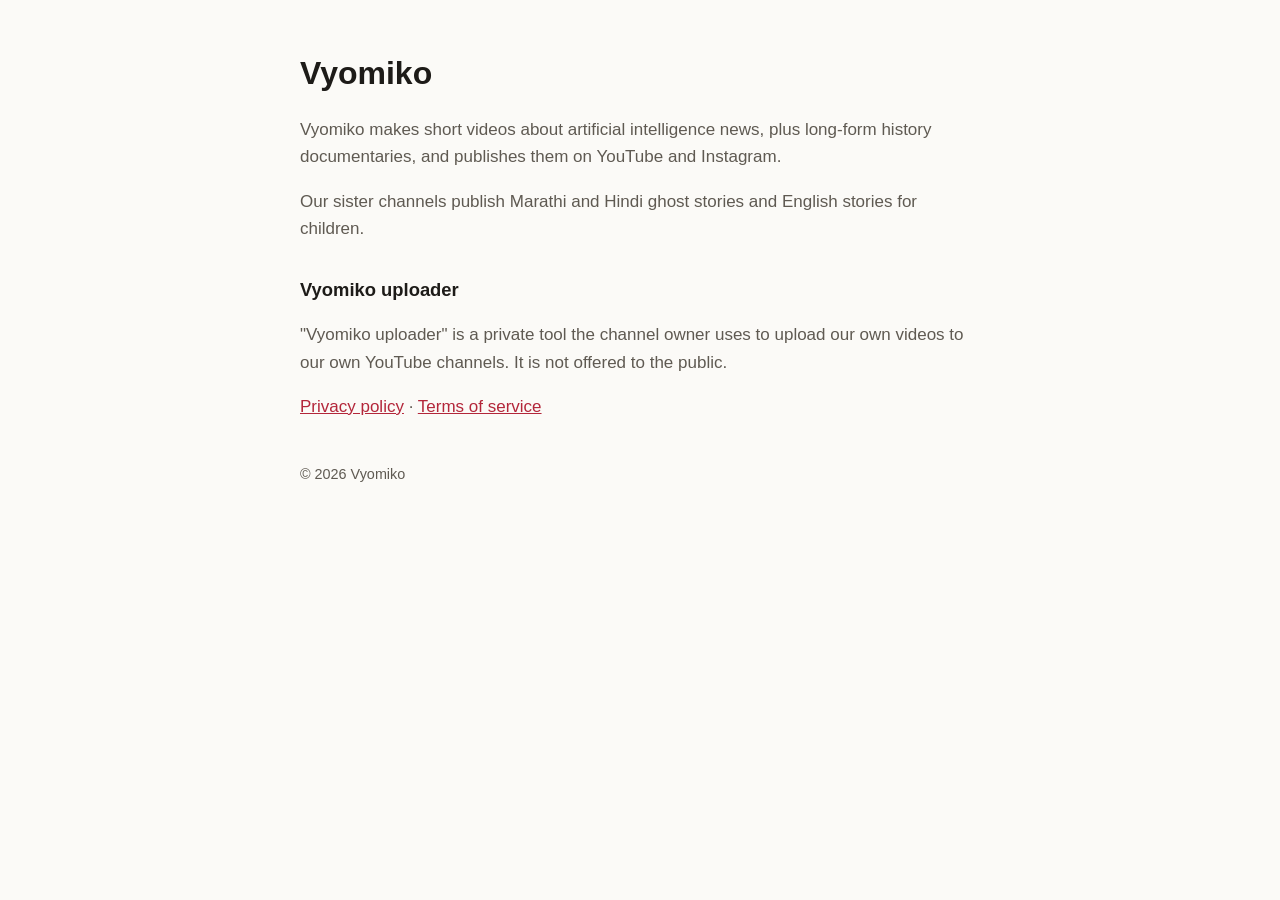
<file: index.html>
<!doctype html><html lang="en"><head><meta charset="utf-8"><meta name="viewport" content="width=device-width,initial-scale=1">
<meta name="google-site-verification" content="dHjozKB1KlcPhF4umNabF23UAcRT8sgF9-D_GEGD07w" />
<title>Vyomiko</title><link rel="stylesheet" href="style.css"></head><body><main>
<h1>Vyomiko</h1>
<p>Vyomiko makes short videos about artificial intelligence news, plus long-form history documentaries, and publishes them on YouTube and Instagram.</p>
<p>Our sister channels publish Marathi and Hindi ghost stories and English stories for children.</p>
<h2>Vyomiko uploader</h2>
<p>"Vyomiko uploader" is a private tool the channel owner uses to upload our own videos to our own YouTube channels. It is not offered to the public.</p>
<p><a href="privacy.html">Privacy policy</a> · <a href="terms.html">Terms of service</a></p>
<footer>© 2026 Vyomiko</footer></main></body></html>
</file>
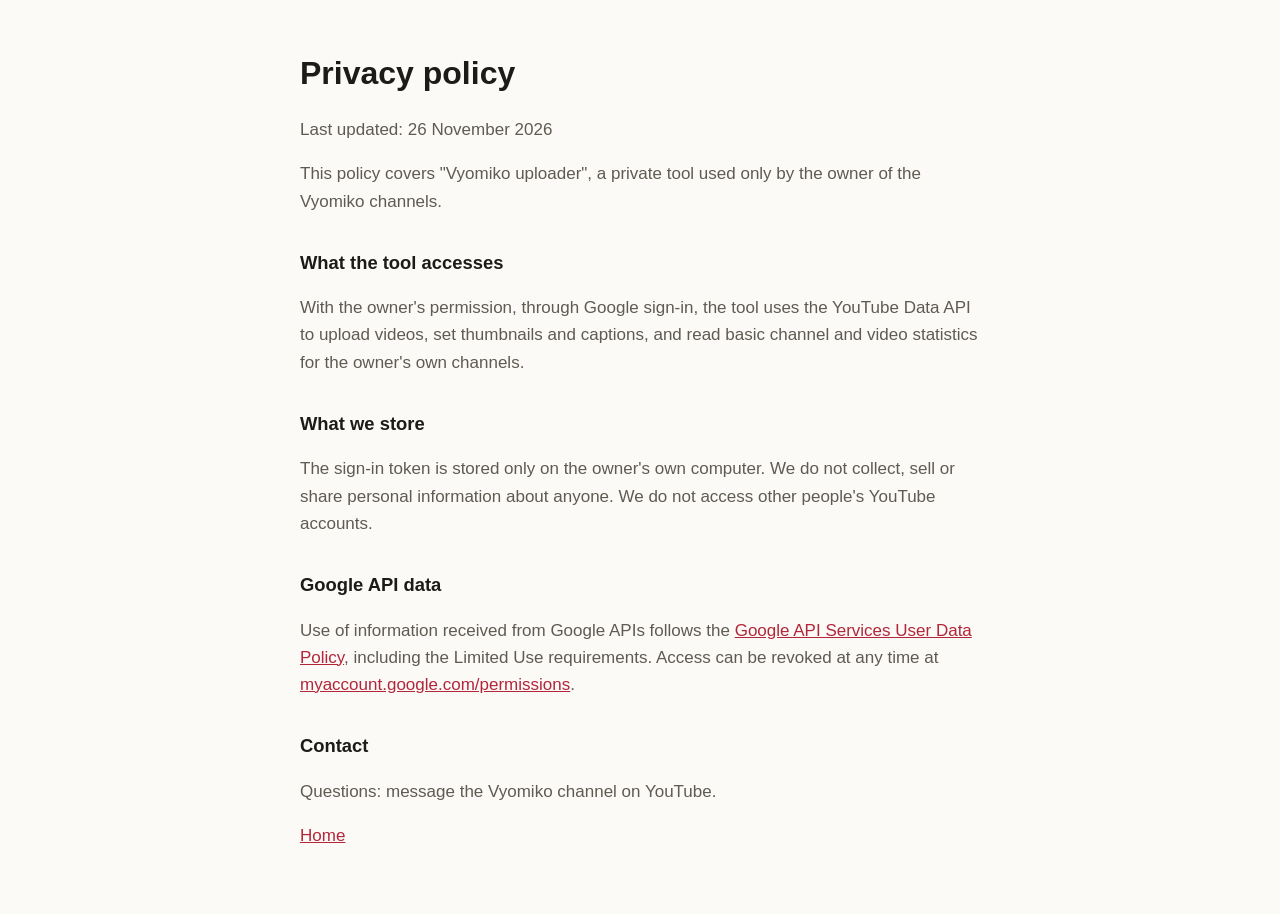
<file: privacy.html>
<!doctype html><html lang="en"><head><meta charset="utf-8"><meta name="viewport" content="width=device-width,initial-scale=1">
<title>Privacy Policy</title><link rel="stylesheet" href="style.css"></head><body><main>
<h1>Privacy policy</h1>
<p>Last updated: 26 November 2026</p>
<p>This policy covers "Vyomiko uploader", a private tool used only by the owner of the Vyomiko channels.</p>
<h2>What the tool accesses</h2>
<p>With the owner's permission, through Google sign-in, the tool uses the YouTube Data API to upload videos, set thumbnails and captions, and read basic channel and video statistics for the owner's own channels.</p>
<h2>What we store</h2>
<p>The sign-in token is stored only on the owner's own computer. We do not collect, sell or share personal information about anyone. We do not access other people's YouTube accounts.</p>
<h2>Google API data</h2>
<p>Use of information received from Google APIs follows the <a href="https://developers.google.com/terms/api-services-user-data-policy">Google API Services User Data Policy</a>, including the Limited Use requirements. Access can be revoked at any time at <a href="https://myaccount.google.com/permissions">myaccount.google.com/permissions</a>.</p>
<h2>Contact</h2>
<p>Questions: message the Vyomiko channel on YouTube.</p>
<p><a href="index.html">Home</a></p></main></body></html>
</file>
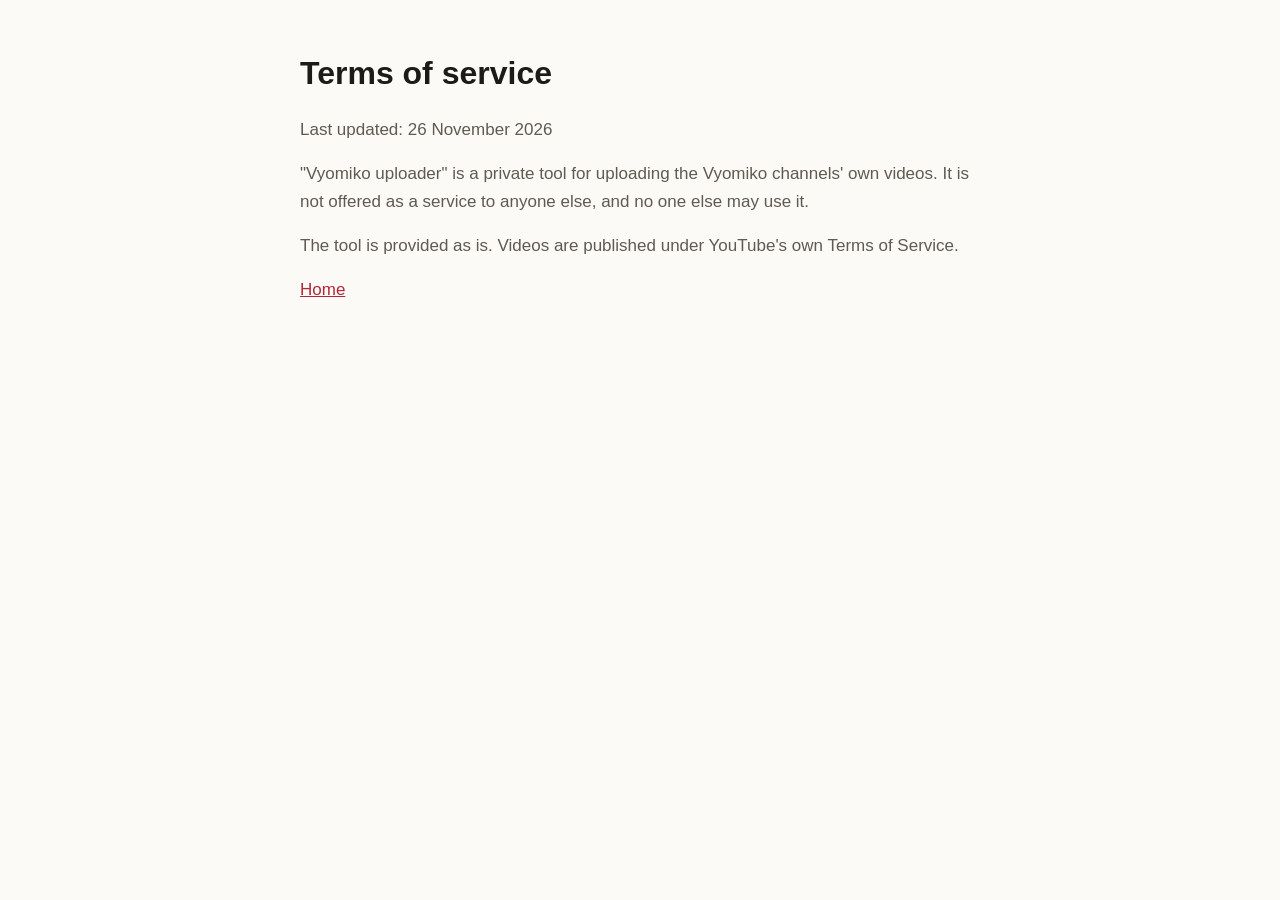
<file: terms.html>
<!doctype html><html lang="en"><head><meta charset="utf-8"><meta name="viewport" content="width=device-width,initial-scale=1">
<title>Terms of Service</title><link rel="stylesheet" href="style.css"></head><body><main>
<h1>Terms of service</h1>
<p>Last updated: 26 November 2026</p>
<p>"Vyomiko uploader" is a private tool for uploading the Vyomiko channels' own videos. It is not offered as a service to anyone else, and no one else may use it.</p>
<p>The tool is provided as is. Videos are published under YouTube's own Terms of Service.</p>
<p><a href="index.html">Home</a></p></main></body></html>
</file>
<file: style.css>
:root{--bg:#fbfaf7;--fg:#1d1b18;--mut:#5f5a52;--acc:#b3263a}
@media (prefers-color-scheme:dark){:root{--bg:#141210;--fg:#f0ebe2;--mut:#a59d90;--acc:#e0566a}}
body{margin:0;background:var(--bg);color:var(--fg);font:17px/1.6 -apple-system,Segoe UI,Roboto,sans-serif}
main{max-width:680px;margin:0 auto;padding:48px 16px}
h1{font-size:2rem;margin:0 0 .3em}h2{font-size:1.15rem;margin-top:1.8em}
p,li{color:var(--mut)}a{color:var(--acc)}footer{margin-top:3em;font-size:.9rem;color:var(--mut)}
</file>
